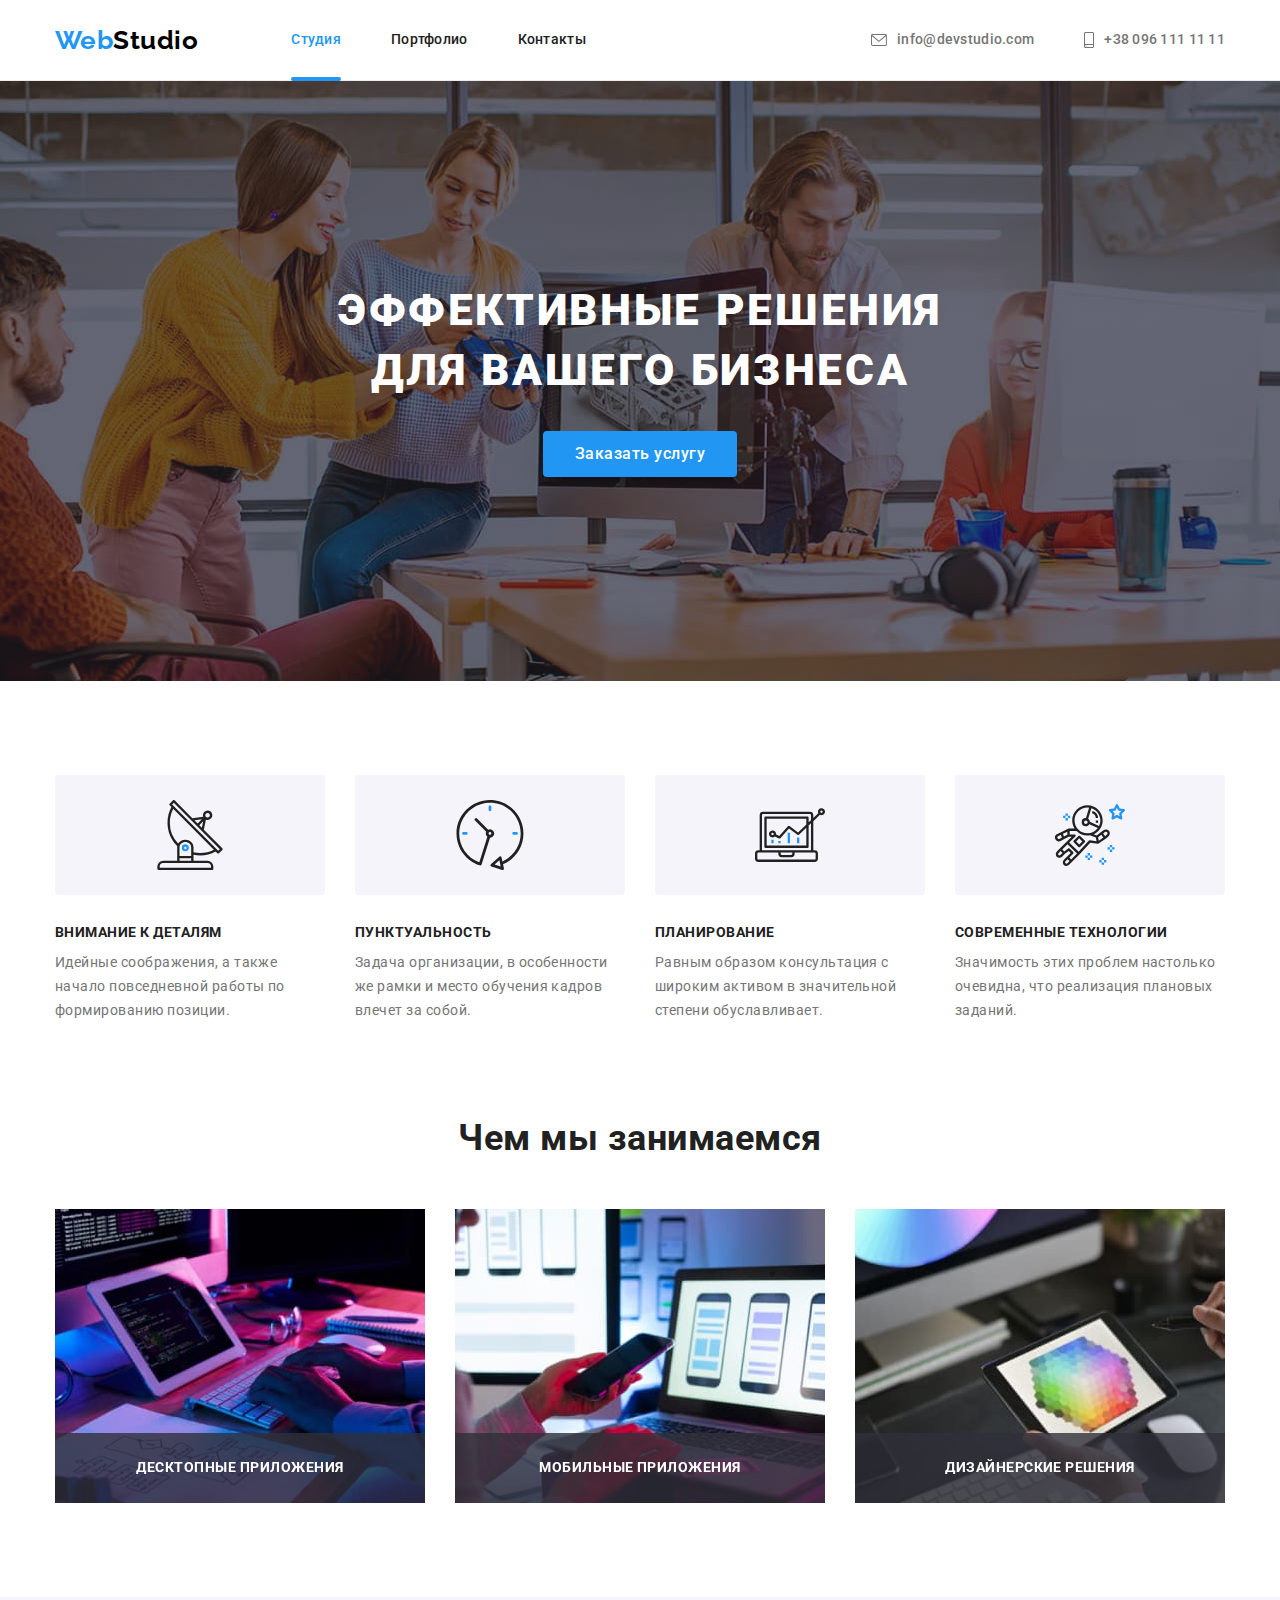
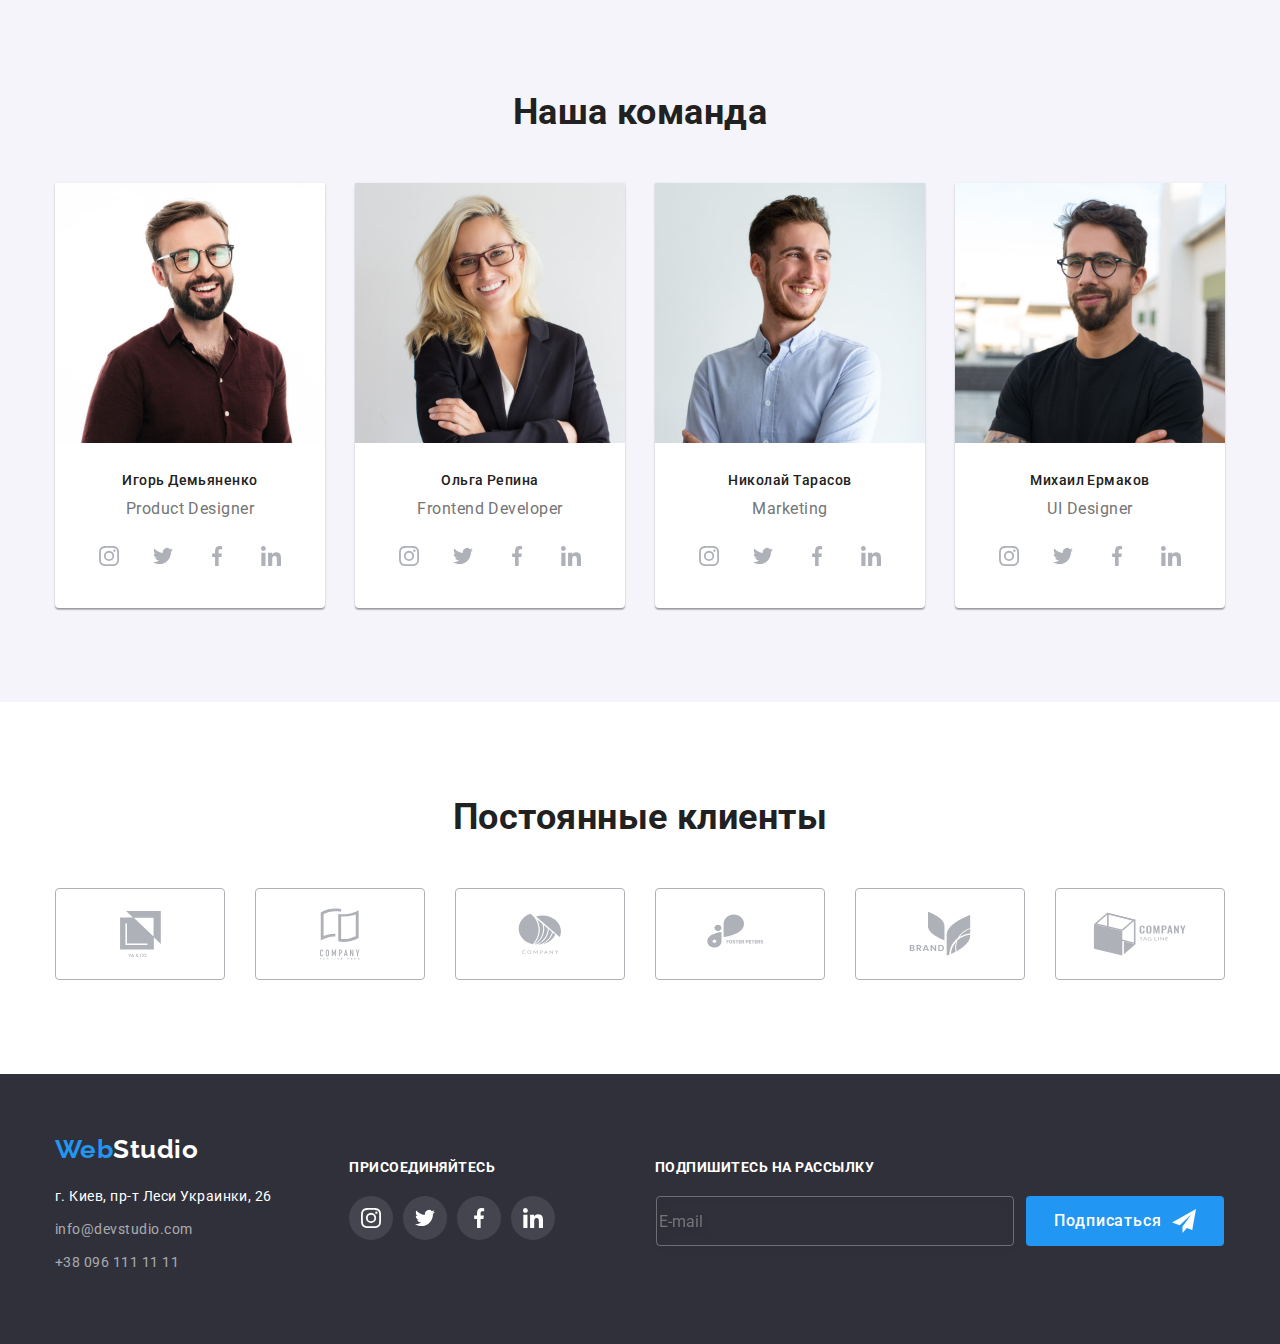
<file: index.html>
<!DOCTYPE html>
<html lang="ru">

<head>
    <meta charset="UTF-8">
    <meta name="viewport" content="width=device-width, initial-scale=1.0">
    <title>WebStudio</title>
    <link rel="preconnect" href="https://fonts.gstatic.com">
    <link
        href="https://fonts.googleapis.com/css2?family=Raleway:wght@700&family=Roboto:wght@400;500;700;900&display=swap"
        rel="stylesheet">
    <link rel="stylesheet" href="https://cdnjs.cloudflare.com/ajax/libs/modern-normalize/1.0.0/modern-normalize.min.css">
    <link rel="stylesheet" href="./css/styles.css">
</head>

<body>
    <header class="page-header">
        <div class="container">
        <nav class="main-nav">
            <a href="" class="logo link"><span>Web</span>Studio</a>

            <ul class="site-nav list">
                <li class="item"><a href="./index.html" class="link current">Студия</a></li>
                <li class="item"><a href="./portfolio.html" class="link">Портфолио</a></li>
                <li class="item"><a href="" class="link">Контакты</a></li>
            </ul>

            <ul class="auth-nav list ">
                <li class="item">
                    <a href="mailto:info@devstudio.com" class="link">
                       <svg class="auth-nav-icon" width="16" height="12">
                           <use href="./images/icons.svg#icon-envelope" ></use>
                       </svg>
                       info@devstudio.com
                    </a>
                </li>
                <li class="item">
                    <a href="tel:+380961111111" class="link">
                        <svg class="auth-nav-icon" width="10" height="16" >
                            <use href="./images/icons.svg#icon-smartphone"></use>
                        </svg>
                        +38 096 111 11 11
                    </a>
                </li>
            </ul>
        </nav>

        </div>
    </header>
    <main>
        <section class="hero overlay">
            <div class="container">
                <h1 class="hero-title">Эффективные решения <br> для вашего бизнеса</h1>
                <button class="button main primary" data-modal-open type="button">Заказать услугу</button>
        <!-- модальное окно -->
                <div class="backdrop is-hidden" data-modal>
                    <div class="modal">
                        <button class="button-close" data-modal-close>
                            <svg class="close-icon" width="30" height="30">
                                <use href="./images/icons.svg#icon-close"></use>
                            </svg>
                        </button>
                        <h3 class="form-title">Оставьте свои данные, мы вам перезвоним</h3>
                        <form class="form">
                                <label class="form-group">Имя
                                    <input class="form-input" type="text" name="name">
                                    <svg class="form-group-icon" width="18" height="18">
                                        <use href="./images/icons.svg#icon-person"></use>
                                    </svg>
                                </label>
                                <label class="form-group">Телефон
                                    <input class="form-input" type="tel" name="tel">
                                    <svg class="form-group-icon" width="18" height="18">
                                        <use href="./images/icons.svg#icon-phone"></use>
                                    </svg>
                                </label>
                                <label class="form-group">Почта
                                    <input class="form-input" type="email" name="email">
                                    <svg class="form-group-icon" width="18" height="18">
                                        <use href="./images/icons.svg#icon-email"></use>
                                    </svg>
                                </label>
                                <label class="form-group">Комментарий
                                <textarea class="comment" name="comment" placeholder="Введите текст" cols="30" rows="10"></textarea>
                                </label>
                                <label class="form-group-checkbox">
                                    <input  class="checkbox" type="checkbox" name="policy">
                                    <svg class="checkbox-icon" width="16" height="15">
                                        <use href="./images/icons.svg#icon-check"></use>
                                    </svg>
                                    Соглашаюсь с рассылкой и принимаю <a class="policy-link" href=""> Условия договора </a>
                                </label>
                                <button class="button primary" type="submit">Отправить</button>
                        </form>
                    </div>
                </div>

            </div>
        </section>
        <!-- особенности -->
        <section class="section">
            <div class="container">
                <h2 class="section-title hidden">Особенности</h2>
                <ul class="feature-list list">
                    <li class="item">
                            <div class="feature-icon-box">
                                <svg width="70" height="70">
                                    <use href="./images/icons.svg#icon-antenna"></use>
                                </svg>
                            </div>
                            <h3 class="title">Внимание к деталям</h3>
                            <p class="text">Идейные соображения, а также начало повседневной работы по формированию позиции.</p>
                        </li>
                    <li class="item">
                        <div class="feature-icon-box">
                            <svg width="70" height="70">
                                <use href="./images/icons.svg#icon-clock"></use>
                            </svg>
                        </div>
                        <h3 class="title">Пунктуальность</h3>
                        <p class="text">Задача организации, в особенности же рамки и место обучения кадров влечет за собой.
                        </p>
                    </li>
                    <li class="item">
                        <div class="feature-icon-box">
                            <svg width="70" height="70">
                                <use href="./images/icons.svg#icon-diagram"></use>
                            </svg>
                        </div>
                        <h3 class="title">Планирование</h3>
                        <p class="text">Равным образом консультация с широким активом в значительной степени обуславливает.
                        </p>
                    </li>
                    <li class="item">
                        <div class="feature-icon-box">
                            <svg width="70" height="70">
                                <use href="./images/icons.svg#icon-astronaut"></use>
                            </svg>
                        </div>
                        <h3 class="title">Современные технологии</h3>
                        <p class="text">Значимость этих проблем настолько очевидна, что реализация плановых заданий.</p>
                    </li>
                </ul>
            </div>
        </section>

        <!-- чем мы занимаемся -->
        <section class="section no-padding">
            <div class="container">
                <h2 class="section-title">Чем мы занимаемся</h2>
                <ul class="about-list list">
                    <li class="item">
                        <img src="./images/box_1.jpg" alt="Программирование" width="370">
                        <h3 class="about-title">Десктопные приложения</h3>
                    </li>
                    <li class="item">
                        <img src="./images/box_2.jpg" alt="Мобильная разработка" width="370">
                        <h3 class="about-title">Мобильные приложения</h3>
                    </li>
                    <li class="item">
                        <img src="./images/box_3.jpg" alt="Веб-дизайн" width="370">
                        <h3 class="about-title">Дизайнерские решения</h3>
                    </li>
                </ul>
            </div>
        </section>

        <!-- наша команда -->
        <section class="section team">
            <div class="container">
                <h2 class="section-title">Наша команда</h2>
                <ul class="team-list list">
                    <li class="item">
                        <img src="./images/demianenko.jpg" alt="Игорь Демьяненко" width="270">
                        <div class="caption">
                            <h3 class="title">Игорь Демьяненко</h3>
                            <p class="post" lang="en">Product Designer</p>
                            <ul class="socials list">
                                <li class="socials-item">
                                    <a class="link" href="">
                                        <svg class="icon" width="44" height="44">
                                            <use href="./images/icons.svg#icon-instagram"></use>
                                        </svg>
                                    </a>
                                </li>
                                <li class="socials-item">
                                    <a class="link" href="">
                                        <svg class="icon" width="44" height="44">
                                            <use href="./images/icons.svg#icon-twitter"></use>
                                        </svg>
                                    </a>
                                </li>
                                <li class="socials-item">
                                    <a class="link" href="">
                                        <svg class="icon" width="44" height="44">
                                            <use href="./images/icons.svg#icon-facebook"></use>
                                        </svg>
                                    </a>
                                </li>
                                <li class="socials-item">
                                    <a class="link" href="">
                                        <svg class="icon" width="44" height="44">
                                            <use href="./images/icons.svg#icon-linkedin"></use>
                                        </svg>
                                    </a>
                                </li>
                            </ul>
                        </div>
                    </li>
                    <li class="item">
                        <img src="./images/repina.jpg" alt="Ольга Репина" width="270">
                        <div class="caption">
                            <h3 class="title">Ольга Репина</h3>
                            <p class="post" lang="en">Frontend Developer</p>
                            <ul class="socials list">
                                <li class="socials-item">
                                    <a class="link" href="">
                                        <svg class="icon" width="44" height="44">
                                            <use href="./images/icons.svg#icon-instagram"></use>
                                        </svg>
                                    </a>
                                </li>
                                <li class="socials-item">
                                    <a class="link" href="">
                                        <svg class="icon" width="44" height="44">
                                            <use href="./images/icons.svg#icon-twitter"></use>
                                        </svg>
                                    </a>
                                </li>
                                <li class="socials-item">
                                    <a class="link" href="">
                                        <svg class="icon" width="44" height="44">
                                            <use href="./images/icons.svg#icon-facebook"></use>
                                        </svg>
                                    </a>
                                </li>
                                <li class="socials-item">
                                    <a class="link" href="">
                                        <svg class="icon" width="44" height="44">
                                            <use href="./images/icons.svg#icon-linkedin"></use>
                                        </svg>
                                    </a>
                                </li>
                            </ul>
                        </div>
                    </li>
                    <li class="item">
                        <img src="./images/tarasov.jpg" alt="Николай Тарасов" width="270">
                        <div class="caption">
                            <h3 class="title">Николай Тарасов</h3>
                            <p class="post" lang="en">Marketing</p>
                            <ul class="socials list">
                                <li class="socials-item">
                                    <a class="link" href="">
                                        <svg class="icon" width="44" height="44">
                                            <use href="./images/icons.svg#icon-instagram"></use>
                                        </svg>
                                    </a>
                                </li>
                                <li class="socials-item">
                                    <a class="link" href="">
                                        <svg class="icon" width="44" height="44">
                                            <use href="./images/icons.svg#icon-twitter"></use>
                                        </svg>
                                    </a>
                                </li>
                                <li class="socials-item">
                                    <a class="link" href="">
                                        <svg class="icon" width="44" height="44">
                                            <use href="./images/icons.svg#icon-facebook"></use>
                                        </svg>
                                    </a>
                                </li>
                                <li class="socials-item">
                                    <a class="link" href="">
                                        <svg class="icon" width="44" height="44">
                                            <use href="./images/icons.svg#icon-linkedin"></use>
                                        </svg>
                                    </a>
                                </li>
                            </ul>
                        </div>
                    </li>
                    <li class="item">
                        <img src="./images/ermakov.jpg" alt="Михаил Ермаков" width="270">
                        <div class="caption">
                            <h3 class="title">Михаил Ермаков</h3>
                            <p class="post" lang="en">UI Designer</p>
                            <ul class="socials list">
                                <li class="socials-item">
                                    <a class="link" href="">
                                        <svg class="icon" width="44" height="44">
                                            <use href="./images/icons.svg#icon-instagram"></use>
                                        </svg>
                                    </a>
                                </li>
                                <li class="socials-item">
                                    <a class="link" href="">
                                        <svg class="icon" width="44" height="44">
                                            <use href="./images/icons.svg#icon-twitter"></use>
                                        </svg>
                                    </a>
                                </li>
                                <li class="socials-item">
                                    <a class="link" href="">
                                        <svg class="icon" width="44" height="44">
                                            <use href="./images/icons.svg#icon-facebook"></use>
                                        </svg>
                                    </a>
                                </li>
                                <li class="socials-item">
                                    <a class="link" href="">
                                        <svg class="icon" width="44" height="44">
                                            <use href="./images/icons.svg#icon-linkedin"></use>
                                        </svg>
                                    </a>
                                </li>
                            </ul>
                        </div>
                    </li>
                </ul>
            </div>
        </section>

        <!-- постоянные клиенты -->
        <section class="section">
            <div class="container">
                <h2 class="section-title">Постоянные клиенты</h2>
                <ul class="client-list list">
                    <li class="item">
                        <a class="link" href="">
                            <svg class="icon-client" width="41" height="46.7">
                                <use href="./images/icons.svg#icon-client1"></use>
                            </svg>
                        </a>
                    </li>
                    <li class="item">
                        <a class="link" href="">
                            <svg class="icon-client" width="40" height="52">
                                <use href="./images/icons.svg#icon-client2"></use>
                            </svg>
                        </a>
                    </li>
                    <li class="item">
                        <a class="link" href="">
                            <svg class="icon-client" width="43.46" height="41.18">
                                <use href="./images/icons.svg#icon-client3"></use>
                            </svg>
                        </a>
                    </li>
                    <li class="item">
                        <a class="link" href="">
                            <svg class="icon-client" width="84.44" height="40.62">
                                <use href="./images/icons.svg#icon-client4"></use>
                            </svg>
                        </a>
                    </li>
                    <li class="item">
                        <a class="link" href="">
                            <svg class="icon-client" width="62.54" height="45.43">
                                <use href="./images/icons.svg#icon-client5"></use>
                            </svg>
                        </a>
                    </li>
                    <li class="item">
                        <a class="link" href="">
                            <svg class="icon-client" width="93.79" height="43.93">
                                <use href="./images/icons.svg#icon-client6"></use>
                            </svg>
                        </a>
                    </li>
                </ul>
            </div>
        </section>

    </main>

    <footer class="page-footer">
        <div class="container">
            <ul class="footer-list list">
                <li class="footer-contacts">
                    <a href="" class="logo link"><span>Web</span>Studio</a>
                    <address>
                        <ul class="contacts list">
                            <li><a href="" class="link adds">г. Киев, пр-т Леси Украинки, 26</a></li>
                            <li><a href="mailto:info@devstudio.com" class="link">info@devstudio.com</a></li>
                            <li><a href="tel:+380961111111" class="link">+38 096 111 11 11</a></li>
                        </ul>
                    </address>
                </li>
                <li class="join">
                    <h3 class="join-title">присоединяйтесь</h3>
                    <ul class="footer-socials list">
                        <li class="item">
                            <a class="link" href="">
                                <svg class="icon" width="44" height="44">
                                    <use href="./images/icons.svg#icon-instagram"></use>
                                </svg>
                            </a>
                        </li>
                        <li class="item">
                            <a class="link" href="">
                                <svg class="icon" width="44" height="44">
                                    <use href="./images/icons.svg#icon-twitter"></use>
                                </svg>
                            </a>
                        </li>
                        <li class="item">
                            <a class="link" href="">
                                <svg class="icon" width="44" height="44">
                                    <use href="./images/icons.svg#icon-facebook"></use>
                                </svg>
                            </a>
                        </li>
                        <li class="item">
                            <a class="link" href="">
                                <svg class="icon" width="44" height="44">
                                    <use href="./images/icons.svg#icon-linkedin"></use>
                                </svg>
                            </a>
                        </li>
                    </ul>
                </li>
                <li class="subscribe">
                    <h3 class="join-title">Подпишитесь на рассылку</h3>
                    <form class="form-footer">
                        <label>
                        <input type="email" name="email" placeholder="E-mail">
                        </label>
                        <button class="button primary" type="submit">Подписаться
                            <svg class="icon" width="24" height="24">
                                <use href="./images/icons.svg#icon-send"></use>
                            </svg>
                        </button>
                    </form>
                </li>
            </ul>
        </div>
    </footer>

  <script src="./js/modal.js"></script>

</body>

</html>
</file>
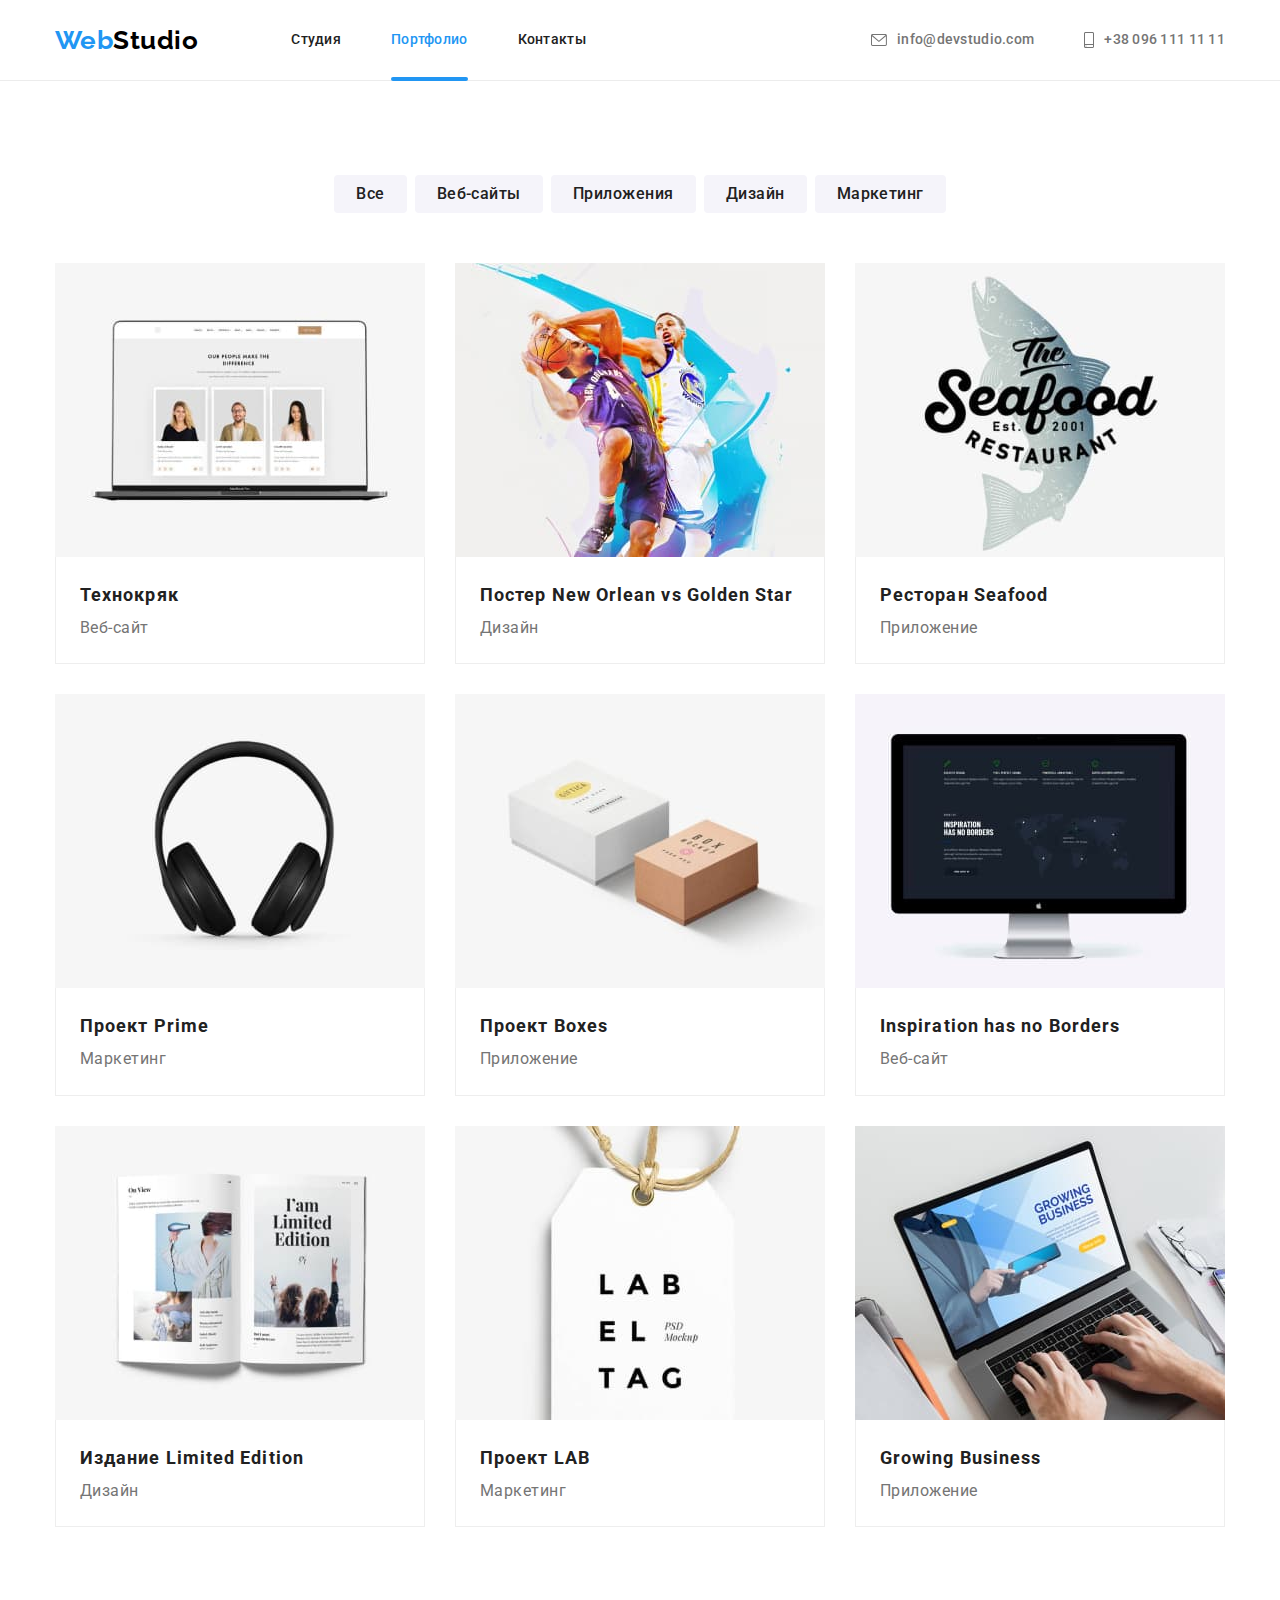
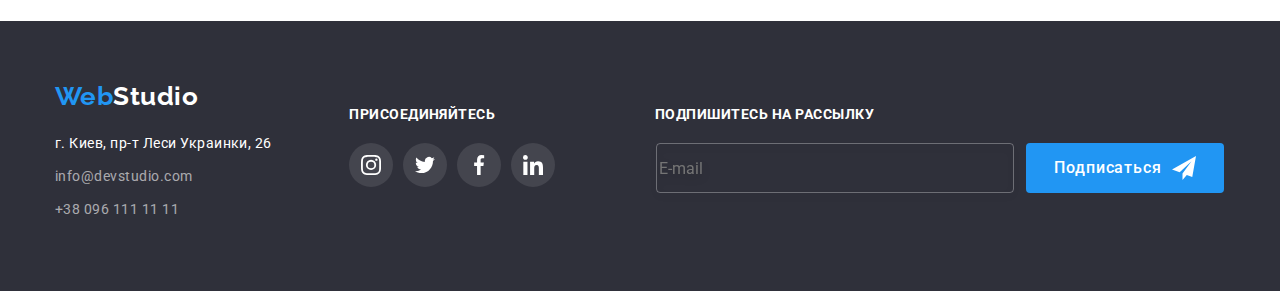
<file: portfolio.html>
<!DOCTYPE html>
<html lang="ru">

<head>
    <meta charset="UTF-8">
    <meta name="viewport" content="width=device-width, initial-scale=1.0">
    <title>WebStudio</title>
    <link rel="preconnect" href="https://fonts.gstatic.com">
    <link
        href="https://fonts.googleapis.com/css2?family=Raleway:wght@700&family=Roboto:wght@400;500;700;900&display=swap"
        rel="stylesheet">
    <link rel="stylesheet" href="https://cdnjs.cloudflare.com/ajax/libs/modern-normalize/1.0.0/modern-normalize.min.css">
    <link rel="stylesheet" href="./css/styles.css">

</head>

<body>
<header class="page-header">
    <div class="container">
        <nav class="main-nav">
            <a href="./index.html" class="logo link"><span>Web</span>Studio</a>

            <ul class="site-nav list">
                <li class="item"><a href="./index.html" class="link">Студия</a></li>
                <li class="item"><a href="./portfolio.html" class="link current">Портфолио</a></li>
                <li class="item"><a href="" class="link">Контакты</a></li>
            </ul>

            <ul class="auth-nav list ">
                <li class="item">
                    <a href="mailto:info@devstudio.com" class="link">
                        <svg class="auth-nav-icon" width="16" height="12">
                            <use href="./images/icons.svg#icon-envelope"></use>
                        </svg>
                        info@devstudio.com
                    </a>
                </li>
                <li class="item">
                    <a href="tel:+380961111111" class="link">
                        <svg class="auth-nav-icon" width="10" height="16">
                            <use href="./images/icons.svg#icon-smartphone"></use>
                        </svg>
                        +38 096 111 11 11
                    </a>
                </li>
            </ul>
        </nav>

    </div>
</header>

    <main>
        <section class="portfolio">
            <div class="container">
                <h1 class="hidden">Портфолио</h1>
                <ul class="filter-list list">
                    <li class="item">
                        <button class="button" type="button">Все</button>
                    </li>
                    <li class="item">
                        <button class="button" type="button">Веб-сайты</button>
                    </li>
                    <li class="item">
                        <button class="button" type="button">Приложения</button>
                    </li class="item">
                    <li class="item">
                        <button class="button" type="button">Дизайн</button>
                    </li>
                    <li class="item">
                        <button class="button" type="button">Маркетинг</button>
                    </li>
                    </ul>
                <ul class="project list">
                    <li class="item">
                        <a href="" class="link">
                            <div class="project-thumb">
                                <img src="./images/tehnokryak.jpg" alt="Сайт компании на мониторе" width="370">
                                <div class="project-overlay">
                                        <p class="project-description">
                                        Технокряк это современная площадка распространения коронавируса. Компании используют эту платформу для цифрового
                                        шпионажа и атак на защищённые сервера конкурентов.
                                        </p>
                                </div>
                            </div>

                            <div class="project-caption">
                                <h2 class="title">Технокряк</h2>
                                <p class="type">Веб-сайт</p>
                            </div>
                        </a>
                    </li>
                    <li class="item">
                        <a href="" class="link">
                            <div class="project-thumb">
                                <img src="./images/new_orlean.jpg" alt="Баскетболисты" width="370">
                                <div class="project-overlay">
                                    <p class="project-description">
                                        Технокряк это современная площадка распространения коронавируса. Компании используют эту платформу для цифрового
                                        шпионажа и атак на защищённые сервера конкурентов.
                                    </p>
                                </div>
                            </div>
                            <div class="project-caption">
                                <h2 class="title">Постер New Orlean vs Golden Star</h2>
                                <p class="type">Дизайн</p>
                            </div>
                        </a>
                    </li>
                    <li class="item">
                        <a href="" class="link">
                            <div class="project-thumb">
                                <img src="./images/seafood.jpg" alt="Логотип ресторана Сифуд" width="370">
                                <div class="project-overlay">
                                    <p class="project-description">
                                    Технокряк это современная площадка распространения коронавируса. Компании используют эту платформу для цифрового
                                    шпионажа и атак на защищённые сервера конкурентов.
                                 </p>
                                </div>
                            </div>
                            <div class="project-caption">
                                <h2 class="title">Ресторан Seafood</h2>
                                <p class="type">Приложение</p>
                            </div>
                        </a>
                    </li>
                    <li class="item">
                        <a href="" class="link">
                            <div class="project-thumb">
                                <img src="./images/prime.jpg" alt="Наушники" width="370">
                                <div class="project-overlay">
                                    <p class="project-description">
                                        Технокряк это современная площадка распространения коронавируса. Компании используют эту платформу для цифрового
                                        шпионажа и атак на защищённые сервера конкурентов.
                                    </p>
                                </div>
                            </div>
                            <div class="project-caption">
                                <h2 class="title">Проект Prime</h2>
                                <p class="type">Маркетинг</p>
                            </div>
                        </a>
                    </li>
                    <li class="item">
                        <a href="" class="link">
                            <div class="project-thumb">
                                <img src="./images/boxes.jpg" alt="Две коробки" width="370">
                                <div class="project-overlay">
                                    <p class="project-description">
                                        Технокряк это современная площадка распространения коронавируса. Компании используют эту платформу для цифрового
                                        шпионажа и атак на защищённые сервера конкурентов.
                                    </p>
                                </div>
                            </div>
                            <div class="project-caption">
                                <h2 class="title">Проект Boxes</h2>
                                <p class="type">Приложение</p>
                            </div>
                        </a>
                    </li>
                    <li class="item">
                        <a href="" class="link">
                            <div class="project-thumb">
                                <img src="./images/inspiration.jpg" alt="Монитор" width="370">
                                <div class="project-overlay">
                                    <p class="project-description">
                                        Технокряк это современная площадка распространения коронавируса. Компании используют эту платформу для цифрового
                                        шпионажа и атак на защищённые сервера конкурентов.
                                    </p>
                                </div>
                            </div>
                            <div class="project-caption">
                                <h2 class="title">Inspiration has no Borders</h2>
                                <p class="type">Веб-сайт</p>
                            </div>
                        </a>
                    </li>
                    <li class="item">
                        <a href="" class="link">
                            <div class="project-thumb">
                                <img src="./images/limited_edition.jpg" alt="Книга" width="370">
                                <div class="project-overlay">
                                    <p class="project-description">
                                        Технокряк это современная площадка распространения коронавируса. Компании используют эту платформу для цифрового
                                        шпионажа и атак на защищённые сервера конкурентов.
                                    </p>
                                </div>
                            </div>
                            <div class="project-caption">
                                <h2 class="title">Издание Limited Edition</h2>
                                <p class="type">Дизайн</p>
                            </div>
                        </a>
                    </li>
                    <li class="item">
                        <a href="" class="link">
                            <div class="project-thumb">
                                <img src="./images/lab.jpg" alt="Логотип компании Лаб" width="370">
                                <div class="project-overlay">
                                    <p class="project-description">
                                        Технокряк это современная площадка распространения коронавируса. Компании используют эту платформу для цифрового
                                        шпионажа и атак на защищённые сервера конкурентов.
                                    </p>
                                </div>
                            </div>
                            <div class="project-caption">
                                <h2 class="title">Проект LAB</h2>
                                <p class="type">Маркетинг</p>
                            </div>
                        </a>
                    </li>
                    <li class="item">
                        <a href="" class="link">
                            <div class="project-thumb">
                                <img src="./images/growing_business.jpg" alt="Работа за ноутбуком" width="370">
                                <div class="project-overlay">
                                    <p class="project-description">
                                        Технокряк это современная площадка распространения коронавируса. Компании используют эту платформу для цифрового
                                        шпионажа и атак на защищённые сервера конкурентов.
                                    </p>
                                </div>
                            </div>
                            <div class="project-caption">
                                <h2 class="title">Growing Business</h2>
                                <p class="type">Приложение</p>
                            </div>
                        </a>
                    </li>
                </ul>
            </div>
        </section>
    </main>

    <footer class="page-footer">
        <div class="container">
            <ul class="footer-list list">
                <li class="footer-contacts">
                    <a href="" class="logo link"><span>Web</span>Studio</a>
                    <address>
                        <ul class="contacts list">
                            <li><a href="" class="link adds">г. Киев, пр-т Леси Украинки, 26</a></li>
                            <li><a href="mailto:info@devstudio.com" class="link">info@devstudio.com</a></li>
                            <li><a href="tel:+380961111111" class="link">+38 096 111 11 11</a></li>
                        </ul>
                    </address>
                </li>
                <li class="join">
                    <h3 class="join-title">присоединяйтесь</h3>
                    <ul class="footer-socials list">
                        <li class="item">
                            <a class="link" href="">
                                <svg class="icon" width="44" height="44">
                                    <use href="./images/icons.svg#icon-instagram"></use>
                                </svg>
                            </a>
                        </li>
                        <li class="item">
                            <a class="link" href="">
                                <svg class="icon" width="44" height="44">
                                    <use href="./images/icons.svg#icon-twitter"></use>
                                </svg>
                            </a>
                        </li>
                        <li class="item">
                            <a class="link" href="">
                                <svg class="icon" width="44" height="44">
                                    <use href="./images/icons.svg#icon-facebook"></use>
                                </svg>
                            </a>
                        </li>
                        <li class="item">
                            <a class="link" href="">
                                <svg class="icon" width="44" height="44">
                                    <use href="./images/icons.svg#icon-linkedin"></use>
                                </svg>
                            </a>
                        </li>
                    </ul>
                </li>
                <li class="subscribe">
                    <h3 class="join-title">Подпишитесь на рассылку</h3>
                    <form class="form-footer">
                        <label for="email"></label>
                        <input type="email" name="email" id="email" placeholder="E-mail">
                        <button class="button primary" type="submit">Подписаться
                            <svg class="icon" width="24" height="24">
                                <use href="./images/icons.svg#icon-send"></use>
                            </svg>
                        </button>
                    </form>
                </li>
            </ul>
        </div>
    </footer>
</body>

</html>
</file>
<file: css/styles.css>
:root {
  --primary-text-color: #757575;
  --title-text-color: #212121;
  --accent-color: #2196f3;
  --transparency-color: rgba(255, 255, 255, 0.6);
  --placeholder-color: rgba(117, 117, 117, 0.5);
  --primary-white-color: #ffffff;
  --primary-black-color: #000000;

  --primary-icon-color: #afb1b8;

  --background-color-main: #ffffff;
  --background-color-secondary: #f5f4fa;
  --background-color-footer: #2f303a;
  --background-color-footer-icon: rgba(255, 255, 255, 0.1);

  --border-color: #ececec;
  --border-color-card: #eeeeee;
}

html {
  box-sizing: border-box;
}

body {
  background-color: var(--background-color-main);
  color: var(--primary-text-color);
  font-family: "Roboto", sans-serif;
  letter-spacing: 0.03em;
}

img {
  display: block;
}

p {
  margin: 0;
}

.container {
  width: 1200px;
  padding: 0 15px;
  margin-left: auto;
  margin-right: auto;
}

.list {
  padding: 0;
  margin: 0;
  list-style: none;
}

.link {
  text-decoration: none;
}

.hidden {
  visibility: hidden;
  margin: 0;
  font-size: 0;
}

.section.no-padding {
  padding-top: 0;
}
/* page-header */
.page-header {
  border-bottom: 1px solid var(--border-color);
}
.main-nav,
.filter-list {
  display: flex;
  align-items: center;
}

.logo {
  display: flex;
  margin-right: 93px;

  color: var(--primary-black-color);
  font-family: "Raleway", sans-serif;
  font-weight: 700;
  font-size: 26px;
  line-height: 1.19;
}

.logo span {
  color: var(--accent-color);
}

/* site-nav */
.site-nav,
.auth-nav {
  display: flex;
}

.auth-nav {
  margin-left: auto;
}

.site-nav .item + .item,
.auth-nav .item + .item {
  margin-left: 50px;
}

.site-nav .link,
.auth-nav .link {
  display: block;
  padding: 32px 0;

  color: var(--title-text-color);
  font-weight: 500;
  font-size: 14px;
  line-height: 1.14;
  letter-spacing: 0.02em;

  transition: color 250ms cubic-bezier(0.4, 0, 0.2, 1);
}

.auth-nav .link {
  color: var(--primary-text-color);
  display: flex;
  align-items: center;
}

.site-nav .link:hover,
.site-nav .link:focus,
.auth-nav .link:hover,
.auth-nav .link:focus {
  color: var(--accent-color);
}

.site-nav .link.current {
  position: relative;

  color: var(--accent-color);
}

.auth-nav-icon {
  margin-right: 10px;
  fill: currentColor;
}

.site-nav .link.current::after {
  position: absolute;
  left: 0;
  bottom: 0;
  content: "";
  display: block;
  width: 100%;
  margin-bottom: -1px;
  height: 4px;
  border-radius: 2px;
  background-color: var(--accent-color);
}

/* section */
.overlay {
  max-width: 1600px;
  height: 600px;
  margin-left: auto;
  margin-right: auto;

  background-image: linear-gradient(
      rgba(47, 48, 58, 0.4),
      rgba(47, 48, 58, 0.4)
    ),
    url(../images/hero.jpg);
  background-size: cover;
  background-position: center;
}

.hero {
  height: 600px;
  padding-top: 200px;

  background-color: var(--background-color-footer);
  text-align: center;
}
.hero-title {
  margin-top: 0;
  margin-bottom: 30px;

  color: var(--primary-white-color);
  font-weight: 900;
  font-size: 44px;
  line-height: 1.36;
  letter-spacing: 0.06em;
  text-transform: uppercase;
}

/* модальное окно */
.backdrop {
  position: fixed;
  top: 0;
  left: 0;
  width: 100%;
  height: 100%;

  background-color: rgba(0, 0, 0, 0.2);

  opacity: 1;
  transition: opacity 250ms cubic-bezier(0.4, 0, 0.2, 1);
}

.modal {
  position: absolute;
  top: 50%;
  left: 50%;
  transform: translate(-50%, -50%) scale(1);
  padding: 40px;
  width: 528px;
  /* height: 581px; */

  background-color: var(--primary-white-color);
  box-shadow: 0px 1px 3px rgba(0, 0, 0, 0.12), 0px 1px 1px rgba(0, 0, 0, 0.14),
    0px 2px 1px rgba(0, 0, 0, 0.2);
  border-radius: 4px;

  transition: opacity 250ms cubic-bezier(0.4, 0, 0.2, 1);
}

.backdrop.is-hidden {
  opacity: 0;
  pointer-events: none;
}

.backdrop.is-hidden .modal {
  transform: translate(-50%, -50%) scale(0.9);
}

.button-close {
  position: absolute;
  top: 8px;
  right: 8px;
  display: flex;
  align-items: center;
  justify-content: center;

  width: 30px;
  height: 30px;
  border-radius: 50%;

  border: 1px solid rgba(0, 0, 0, 0.1);
  background-color: var(--primary-white-color);

  transition: color 250ms cubic-bezier(0.4, 0, 0.2, 1);
}

.close-icon {
  width: 18px;
  height: 18px;
  justify-content: center;
  align-items: center;
  fill: currentColor;
}

.button-close:hover,
.button-close:focus {
  color: var(--accent-color);
}

/* форма заявки на перезвон */
.form-title {
  margin: 0;
  margin-bottom: 12px;

  font-weight: 700;
  font-size: 20px;
  line-height: 1.15;
  text-align: center;
  letter-spacing: 0.03em;

  color: var(--title-text-color);
}

.form {
  width: 100%;
  margin-left: auto;
  margin-right: auto;

  font-size: 12px;
  line-height: 1.167;
  letter-spacing: 0.01em;

  color: var(--primary-text-color);
}

.form-group {
  display: flex;
  flex-direction: column;
  margin-bottom: 10px;

  text-align: left;
  position: relative;
}

.form-input,
.form-group textarea {
  margin: 0;
  margin-top: 4px;

  border: 1px solid rgba(33, 33, 33, 0.2);
  border-radius: 4px;

  resize: none;
}

.form-input {
  width: 448px;
  height: 40px;
  padding-left: 42px;

  transition: border-color 250ms cubic-bezier(0.4, 0, 0.2, 1);
}

.comment {
  width: 448px;
  height: 120px;
  padding: 12px 16px;

  transition: border-color 250ms cubic-bezier(0.4, 0, 0.2, 1);
}

.form-group textarea::placeholder {
  font-family: Roboto;
  font-style: normal;
  font-weight: 400;
  font-size: 12px;
  line-height: 1.167;
  letter-spacing: 0.01em;

  color: var(--placeholder-color);
}

.form-group-checkbox {
  position: relative;
  display: flex;
  align-items: center;
  justify-content: center;

  font-size: 14px;
  line-height: 1.71;
  letter-spacing: 0.03em;
}

.checkbox {
  position: absolute;
  width: 1px;
  height: 1px;
  margin: -1px;
  border: 0;
  padding: 0;
  clip: rect(0 0 0 0);
  overflow: hidden;
}

.checkbox-icon {
  display: inline-block;
  border: 1px solid rgba(33, 33, 33, 1);
  border-radius: 2px;
  margin-right: 7px;

  cursor: pointer;
}

.checkbox:checked + .checkbox-icon {
  background-origin: border-box;
  background-size: contain;
  background-color: var(--accent-color);
  border-color: var(--accent-color);
}

.policy-link {
  color: var(--accent-color);
  margin-left: 4px;
}

.form-group-icon {
  display: inline-block;

  position: absolute;
  left: 15px;
  top: 28px;

  transition: fill 250ms cubic-bezier(0.4, 0, 0.2, 1);
}

.form-group:focus-within {
  fill: var(--accent-color);
  border-color: var(--accent-color);
  outline: none;
}

.form-input:hover ~ .form-group-icon {
  fill: var(--accent-color);
}

.form-input:hover,
.comment:hover,
.form-input:focus,
.comment:focus {
  border-color: var(--accent-color);
  outline: none;
}

.form .button {
  margin-top: 30px;
  padding: 10px 55px;
  line-height: 1.875;
  letter-spacing: 0.06em;
}

/* секция особенности */
.section {
  padding-top: 94px;
  padding-bottom: 94px;
}

.section-title {
  margin-top: 0;
  margin-bottom: 50px;

  color: var(--title-text-color);
  font-weight: 700;
  font-size: 36px;
  line-height: 1.17;
  text-align: center;
}

.section-title.hidden {
  margin: 0;
  font-size: 0;
}

.feature-list,
.about-list,
.team-list,
.filter-list,
.project {
  display: flex;
  flex-wrap: wrap;
}

/* .feature-list  */
.feature-list .item {
  width: 270px;
}

.feature-icon-box {
  width: 270px;
  height: 120px;
  display: flex;
  justify-content: center;
  align-items: center;
  margin-bottom: 30px;
  border-radius: 4px;

  background-color: var(--background-color-secondary);
}

.title {
  color: var(--title-text-color);
  font-weight: 700;
  font-size: 14px;
  line-height: 1.14;

  margin-top: 0;
  margin-bottom: 10px;
}

.feature-list .title {
  text-transform: uppercase;
}

.feature-list .text {
  font-size: 14px;
  line-height: 1.71;
  margin: 0;
  padding: 0;
}

.feature-list .item + .item,
.about-list .item + .item,
.team-list .item + .item {
  margin-left: 30px;
}

/* чум мы занимаемся */
.about-list .item {
  position: relative;
}

.about-title {
  display: flex;
  position: absolute;
  width: 100%;
  height: 70px;
  bottom: 0;
  justify-content: center;
  align-items: center;
  margin: 0;
  padding: 0;

  font-weight: 700;
  font-size: 14px;
  line-height: 1.14;
  text-align: center;
  text-transform: uppercase;
  color: var(--primary-white-color);
  background-color: rgba(47, 48, 58, 0.8);
}
/* наша команда */
.section.team {
  background-color: var(--background-color-secondary);
}
.caption {
  padding: 30px 0;
  font-size: 16px;
  line-height: 1.19;
  text-align: center;
}

.team-list .title {
  color: var(--title-text-color);
  font-weight: 500;
}

.team-list .item {
  background-color: var(--background-color-main);
  box-shadow: 0px 1px 3px rgba(0, 0, 0, 0.12), 0px 1px 1px rgba(0, 0, 0, 0.14),
    0px 2px 1px rgba(0, 0, 0, 0.2);
  border-radius: 0px 0px 4px 4px;
}

.socials {
  display: flex;
  justify-content: center;
  align-items: center;
  margin-top: 16px;
}

.socials .link {
  display: flex;
  align-items: center;
  justify-content: center;
  width: 44px;
  height: 44px;
  border-radius: 50%;

  color: var(--primary-icon-color);

  transition: background-color 250ms cubic-bezier(0.4, 0, 0.2, 1),
    color 250ms cubic-bezier(0.4, 0, 0.2, 1);
}

.socials .icon {
  width: 20px;
  height: 20px;
  justify-content: center;
  align-items: center;
  fill: currentColor;
}

.socials-item + .socials-item,
.footer-socials .item + .item {
  margin-left: 10px;
}

.socials .link:hover,
.socials .link:focus {
  background-color: var(--accent-color);
  color: var(--primary-white-color);
}

/* clients  */
.client-list {
  display: flex;
  justify-content: space-between;
}

.client-list .link {
  display: flex;
  justify-content: center;
  align-items: center;
  width: 170px;
  height: 92px;
  border: 1px solid var(--primary-icon-color);
  border-radius: 4px;

  color: var(--primary-icon-color);

  transition: background-color 250ms cubic-bezier(0.4, 0, 0.2, 1),
    color 250ms cubic-bezier(0.4, 0, 0.2, 1);
}

.icon-client {
  fill: currentColor;
}

.client-list .link:hover,
.client-list .link:focus {
  border-color: var(--accent-color);
  color: var(--accent-color);
}

/* page footer */
.page-footer {
  padding: 60px 0;
  background-color: var(--background-color-footer);
}

.footer-list {
  display: flex;
  flex-direction: row;
  justify-content: space-between;
}

.page-footer .logo {
  display: inline-block;
  margin-bottom: 20px;
  color: var(--primary-white-color);
}

.contacts .link {
  display: inline-block;
  margin-bottom: 9px;
  color: var(--transparency-color);
  font-style: normal;
  font-size: 14px;
  line-height: 1.71;

  transition: color 250ms cubic-bezier(0.4, 0, 0.2, 1);
}

.contacts .adds {
  color: var(--primary-white-color);
}

.contacts .link:hover,
.contacts .link:focus {
  color: var(--primary-white-color);
}

.join {
  display: flex;
  flex-direction: column;
  width: 205px;
  margin-top: 12px;
  margin-left: 50px;
}

.join-title {
  margin-bottom: 20px;

  font-weight: 700;
  font-size: 14px;
  line-height: 1.14;
  text-transform: uppercase;

  color: var(--primary-white-color);
}

.footer-socials {
  display: flex;
  justify-content: center;
}

.footer-socials .link {
  display: flex;
  align-items: center;
  justify-content: center;
  width: 44px;
  height: 44px;
  border-radius: 50%;

  background-color: var(--background-color-footer-icon);
  color: var(--primary-white-color);

  transition: background-color 250ms cubic-bezier(0.4, 0, 0.2, 1);
}

.footer-socials .icon {
  width: 20px;
  height: 20 px;
  justify-content: center;
  align-items: center;
  fill: currentColor;
}

.footer-socials .link:hover,
.footer-socials .link:focus {
  background-color: var(--accent-color);
}

.subscribe {
  display: flex;
  flex-direction: column;
  width: 570px;
  margin-top: 12px;
  margin-left: 93px;
}

/* форма подписки */
.form-footer {
  display: flex;
  align-items: center;
  justify-content: center;
}

.form-footer input {
  width: 358px;
  height: 50px;
  border: 1px solid rgba(255, 255, 255, 0.3);
  filter: drop-shadow(0px 4px 4px rgba(0, 0, 0, 0.15));
  border-radius: 4px;
  background-color: inherit;
}

.form-footer button {
  display: flex;
  justify-content: center;
  align-items: center;
  padding: 10px 28px;
  margin-left: 12px;

  line-height: 1.875;
  letter-spacing: 0.06em;
}
.form-footer .icon {
  margin-left: 10px;
}

/* portfolio */

.portfolio {
  padding-top: 94px;
  padding-bottom: 94px;
}
.filter-list {
  justify-content: center;
  margin-bottom: 50px;
}

.filter-list .item + .item {
  margin-left: 8px;
}

/* project */
.project .item {
  width: 370px;
  margin-right: 30px;
  margin-bottom: 30px;

  transition: box-shadow 250ms cubic-bezier(0.4, 0, 0.2, 1);
}

.project .item:hover,
.project .item:focus {
  box-shadow: 0px 1px 1px rgba(0, 0, 0, 0.12), 0px 4px 4px rgba(0, 0, 0, 0.06),
    1px 4px 6px rgba(0, 0, 0, 0.16);
}

.project .item:nth-child(3n) {
  margin-right: 0;
}

.project .item:nth-last-child(-n + 3) {
  margin-bottom: 0;
}

.project-caption {
  padding: 20px 24px;
  margin: 0;
  border-right: 1px solid var(--border-color-card);
  border-bottom: 1px solid var(--border-color-card);
  border-left: 1px solid var(--border-color-card);
}

.project .title {
  margin: 0;
  color: var(--title-text-color);
  font-weight: 700;
  font-size: 18px;
  line-height: 2;
  letter-spacing: 0.06em;
}

.project .type {
  color: var(--primary-text-color);
  font-size: 16px;
  line-height: 1.9;
}
/* project-overlay */
.project-thumb {
  position: relative;
  overflow: hidden;
}
.project-overlay {
  position: absolute;
  display: flex;
  top: 0;
  left: 0;
  width: 100%;
  height: 100%;

  background-color: rgba(33, 150, 243, 0.9);

  transform: translateY(100%);
  transition: transform 250ms cubic-bezier(0.4, 0, 0.2, 1);
}

.project .item:hover .project-overlay,
.project .item:focus .project-overlay {
  transform: translateY(0);
}

.project-description {
  display: flex;
  justify-content: center;
  align-items: center;
  margin: 0 24px;
  font-size: 18px;
  line-height: 1.556;
  letter-spacing: 0.03em;

  color: var(--primary-white-color);
}

/* button */

.button.main {
  padding: 10px 32px;
  box-shadow: 0px 4px 4px rgba(0, 0, 0, 0.15);
}

.button {
  display: inline-block;
  border-radius: 4px;
  padding: 6px 22px;
  border: none;

  color: var(--title-text-color);
  background-color: var(--background-color-secondary);

  font-family: inherit;
  font-weight: 500;
  font-size: 16px;
  line-height: 1.62;
  text-align: center;
  letter-spacing: 0.03em;
  cursor: pointer;

  transition: background-color 250ms cubic-bezier(0.4, 0, 0.2, 1),
    color 250ms cubic-bezier(0.4, 0, 0.2, 1),
    box-shadow 250ms cubic-bezier(0.4, 0, 0.2, 1);
}

.button.primary {
  background-color: var(--accent-color);
  color: var(--background-color-main);
}
/*
.button.secondary {
    color: var(--title-text-color);
    background-color: var(--background-color-secondary);
} */

.button:hover,
.button:focus {
  box-shadow: 0px 3px 1px rgba(0, 0, 0, 0.1), 0px 1px 2px rgba(0, 0, 0, 0.08),
    0px 2px 2px rgba(0, 0, 0, 0.12);
  background-color: var(--accent-color);
  color: var(--background-color-main);
}
</file>
